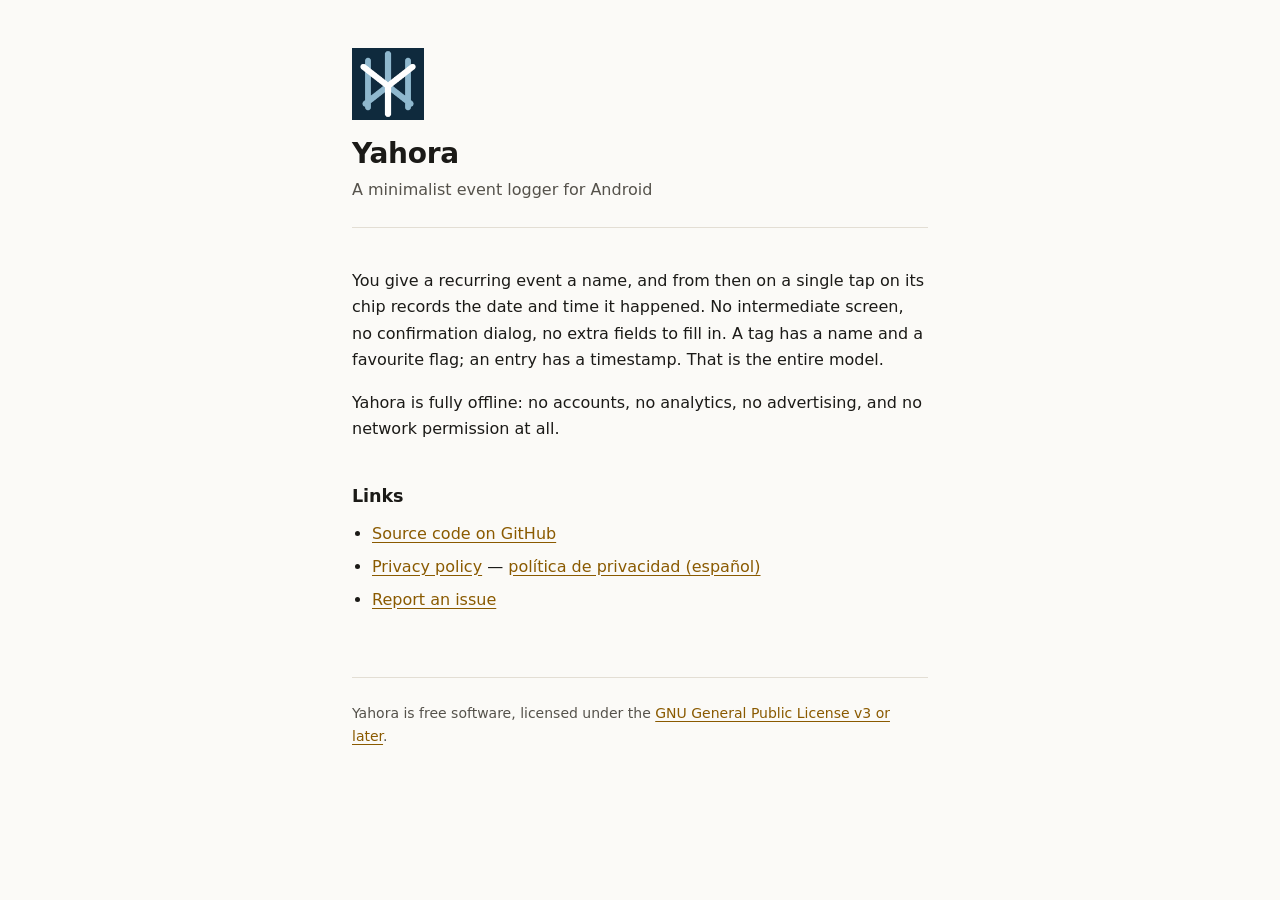
<file: docs/index.html>
<!DOCTYPE html>
<html lang="en">
<head>
<meta charset="utf-8">
<meta name="viewport" content="width=device-width, initial-scale=1">
<title>Yahora</title>
<meta name="description" content="Yahora — a minimalist event logger for Android. One tap on a tag records a timestamp. Fully offline, free software.">
<link rel="stylesheet" href="style.css">
</head>
<body>

<header class="masthead">
  <img src="icon.png" alt="Yahora" width="72" height="72">
  <h1>Yahora</h1>
  <p class="subtitle">A minimalist event logger for Android</p>
</header>

<main>

<p>You give a recurring event a name, and from then on a single tap on its chip
records the date and time it happened. No intermediate screen, no confirmation
dialog, no extra fields to fill in. A tag has a name and a favourite flag; an
entry has a timestamp. That is the entire model.</p>

<p>Yahora is fully offline: no accounts, no analytics, no advertising, and no
network permission at all.</p>

<h2>Links</h2>

<ul>
  <li><a href="https://github.com/podxboq/yahora" rel="noopener">Source code on GitHub</a></li>
  <li><a href="privacy.html">Privacy policy</a> — <a href="privacidad.html" hreflang="es">política de privacidad (español)</a></li>
  <li><a href="https://github.com/podxboq/yahora/issues" rel="noopener">Report an issue</a></li>
</ul>

</main>

<footer>
  <p>Yahora is free software, licensed under the
  <a href="https://www.gnu.org/licenses/gpl-3.0.html" rel="noopener">GNU General
  Public License v3 or later</a>.</p>
</footer>

</body>
</html>
</file>
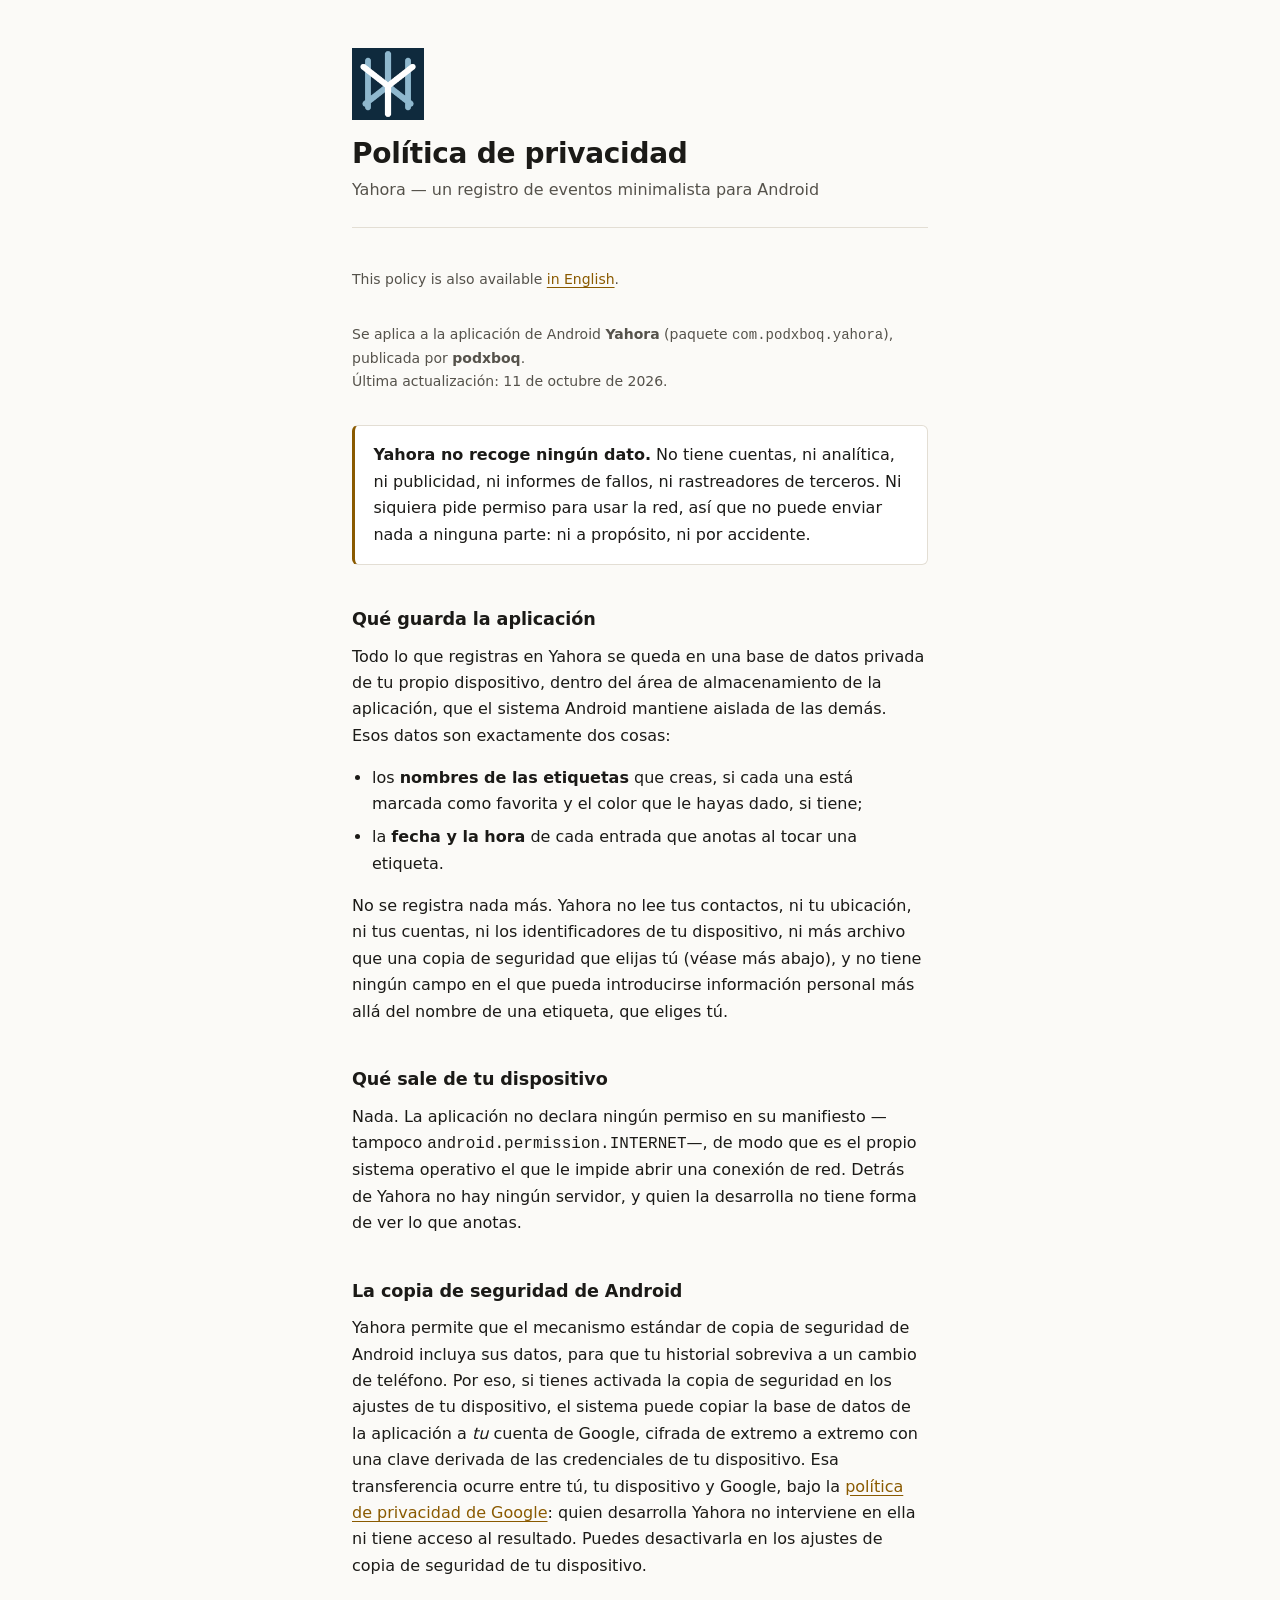
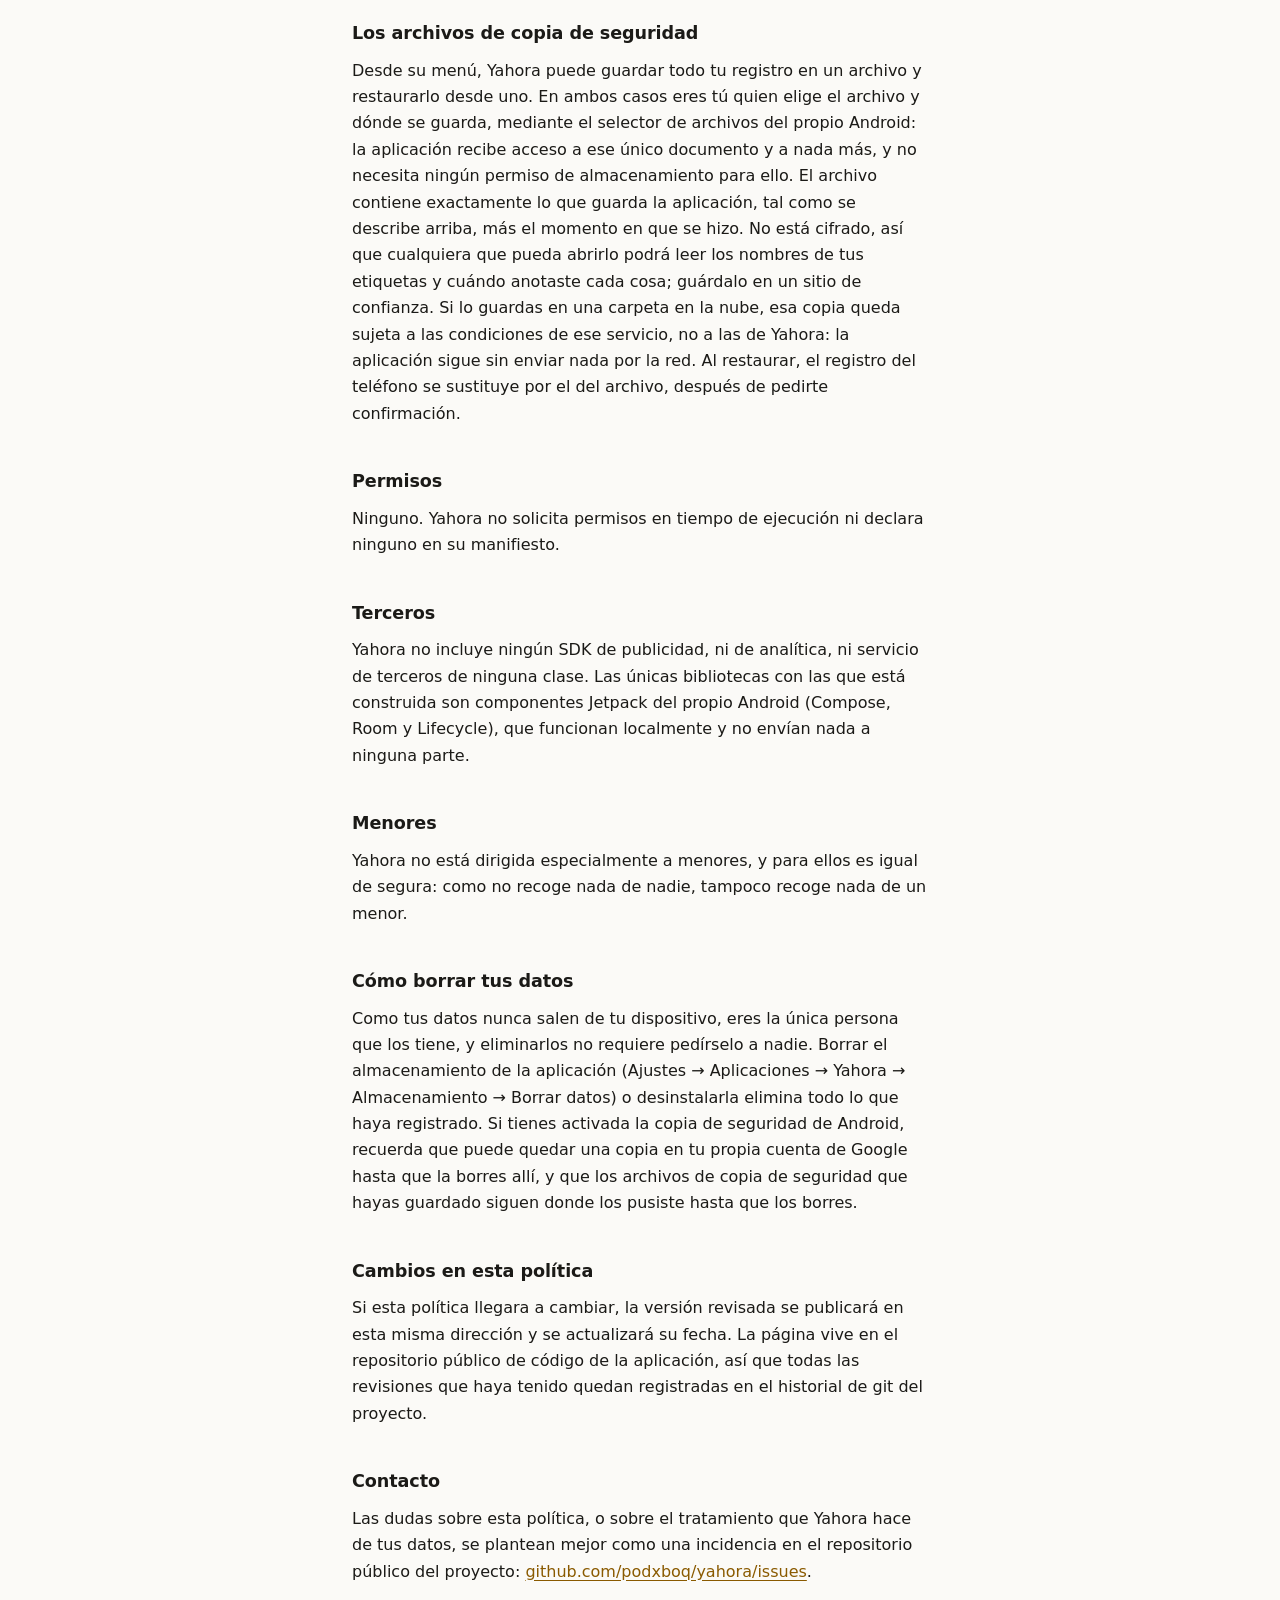
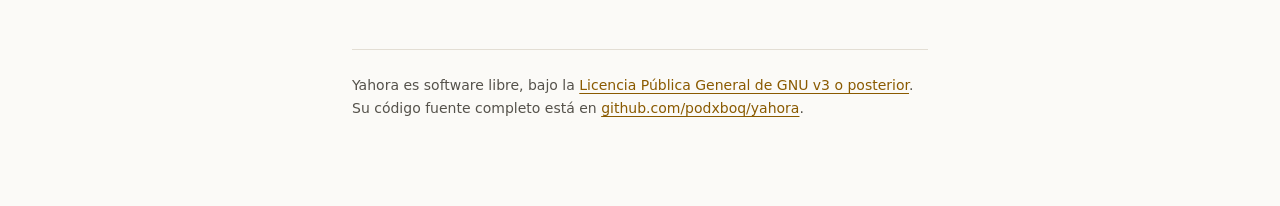
<file: docs/privacidad.html>
<!DOCTYPE html>
<html lang="es">
<head>
<meta charset="utf-8">
<meta name="viewport" content="width=device-width, initial-scale=1">
<title>Política de privacidad — Yahora</title>
<meta name="description" content="Política de privacidad de Yahora, un registro de eventos minimalista y sin conexión para Android. Yahora no recoge ningún dato.">
<link rel="stylesheet" href="style.css">
</head>
<body>

<header class="masthead">
  <img src="icon.png" alt="" width="72" height="72">
  <h1>Política de privacidad</h1>
  <p class="subtitle">Yahora — un registro de eventos minimalista para Android</p>
</header>

<main>

<p class="lang">This policy is also available <a href="privacy.html" hreflang="en">in English</a>.</p>

<p class="meta">
  Se aplica a la aplicación de Android <strong>Yahora</strong>
  (paquete <code>com.podxboq.yahora</code>), publicada por <strong>podxboq</strong>.<br>
  Última actualización: 11 de octubre de 2026.
</p>

<div class="callout">
  <p><strong>Yahora no recoge ningún dato.</strong> No tiene cuentas, ni
  analítica, ni publicidad, ni informes de fallos, ni rastreadores de terceros.
  Ni siquiera pide permiso para usar la red, así que no puede enviar nada a
  ninguna parte: ni a propósito, ni por accidente.</p>
</div>

<h2>Qué guarda la aplicación</h2>

<p>Todo lo que registras en Yahora se queda en una base de datos privada de tu
propio dispositivo, dentro del área de almacenamiento de la aplicación, que el
sistema Android mantiene aislada de las demás. Esos datos son exactamente dos
cosas:</p>

<ul>
  <li>los <strong>nombres de las etiquetas</strong> que creas, si cada una está
  marcada como favorita y el color que le hayas dado, si tiene;</li>
  <li>la <strong>fecha y la hora</strong> de cada entrada que anotas al tocar una
  etiqueta.</li>
</ul>

<p>No se registra nada más. Yahora no lee tus contactos, ni tu ubicación, ni tus
cuentas, ni los identificadores de tu dispositivo, ni más archivo que una copia
de seguridad que elijas tú (véase más abajo), y no tiene
ningún campo en el que pueda introducirse información personal más allá del
nombre de una etiqueta, que eliges tú.</p>

<h2>Qué sale de tu dispositivo</h2>

<p>Nada. La aplicación no declara ningún permiso en su manifiesto —tampoco
<code>android.permission.INTERNET</code>—, de modo que es el propio sistema
operativo el que le impide abrir una conexión de red. Detrás de Yahora no hay
ningún servidor, y quien la desarrolla no tiene forma de ver lo que anotas.</p>

<h2>La copia de seguridad de Android</h2>

<p>Yahora permite que el mecanismo estándar de copia de seguridad de Android
incluya sus datos, para que tu historial sobreviva a un cambio de teléfono. Por
eso, si tienes activada la copia de seguridad en los ajustes de tu dispositivo,
el sistema puede copiar la base de datos de la aplicación a <em>tu</em> cuenta de
Google, cifrada de extremo a extremo con una clave derivada de las credenciales
de tu dispositivo. Esa transferencia ocurre entre tú, tu dispositivo y Google,
bajo la <a href="https://policies.google.com/privacy" rel="noopener">política de
privacidad de Google</a>: quien desarrolla Yahora no interviene en ella ni tiene
acceso al resultado. Puedes desactivarla en los ajustes de copia de seguridad de
tu dispositivo.</p>

<h2>Los archivos de copia de seguridad</h2>

<p>Desde su menú, Yahora puede guardar todo tu registro en un archivo y
restaurarlo desde uno. En ambos casos eres tú quien elige el archivo y dónde se
guarda, mediante el selector de archivos del propio Android: la aplicación
recibe acceso a ese único documento y a nada más, y no necesita ningún permiso
de almacenamiento para ello. El archivo contiene exactamente lo que guarda la
aplicación, tal como se describe arriba, más el momento en que se hizo. No está
cifrado, así que cualquiera que pueda abrirlo podrá leer los nombres de tus
etiquetas y cuándo anotaste cada cosa; guárdalo en un sitio de confianza. Si lo
guardas en una carpeta en la nube, esa copia queda sujeta a las condiciones de
ese servicio, no a las de Yahora: la aplicación sigue sin enviar nada por la
red. Al restaurar, el registro del teléfono se sustituye por el del archivo,
después de pedirte confirmación.</p>

<h2>Permisos</h2>

<p>Ninguno. Yahora no solicita permisos en tiempo de ejecución ni declara
ninguno en su manifiesto.</p>

<h2>Terceros</h2>

<p>Yahora no incluye ningún SDK de publicidad, ni de analítica, ni servicio de
terceros de ninguna clase. Las únicas bibliotecas con las que está construida
son componentes Jetpack del propio Android (Compose, Room y Lifecycle), que
funcionan localmente y no envían nada a ninguna parte.</p>

<h2>Menores</h2>

<p>Yahora no está dirigida especialmente a menores, y para ellos es igual de
segura: como no recoge nada de nadie, tampoco recoge nada de un menor.</p>

<h2>Cómo borrar tus datos</h2>

<p>Como tus datos nunca salen de tu dispositivo, eres la única persona que los
tiene, y eliminarlos no requiere pedírselo a nadie. Borrar el almacenamiento de
la aplicación (Ajustes → Aplicaciones → Yahora → Almacenamiento → Borrar datos) o
desinstalarla elimina todo lo que haya registrado. Si tienes activada la copia de
seguridad de Android, recuerda que puede quedar una copia en tu propia cuenta de
Google hasta que la borres allí, y que los archivos de copia de seguridad que
hayas guardado siguen donde los pusiste hasta que los borres.</p>

<h2>Cambios en esta política</h2>

<p>Si esta política llegara a cambiar, la versión revisada se publicará en esta
misma dirección y se actualizará su fecha. La página vive en el repositorio
público de código de la aplicación, así que todas las revisiones que haya tenido
quedan registradas en el historial de git del proyecto.</p>

<h2>Contacto</h2>

<p>Las dudas sobre esta política, o sobre el tratamiento que Yahora hace de tus
datos, se plantean mejor como una incidencia en el repositorio público del
proyecto:
<a href="https://github.com/podxboq/yahora/issues" rel="noopener">github.com/podxboq/yahora/issues</a>.</p>

</main>

<footer>
  <p>Yahora es software libre, bajo la
  <a href="https://www.gnu.org/licenses/gpl-3.0.html" rel="noopener">Licencia
  Pública General de GNU v3 o posterior</a>. Su código fuente completo está en
  <a href="https://github.com/podxboq/yahora" rel="noopener">github.com/podxboq/yahora</a>.</p>
</footer>

</body>
</html>
</file>
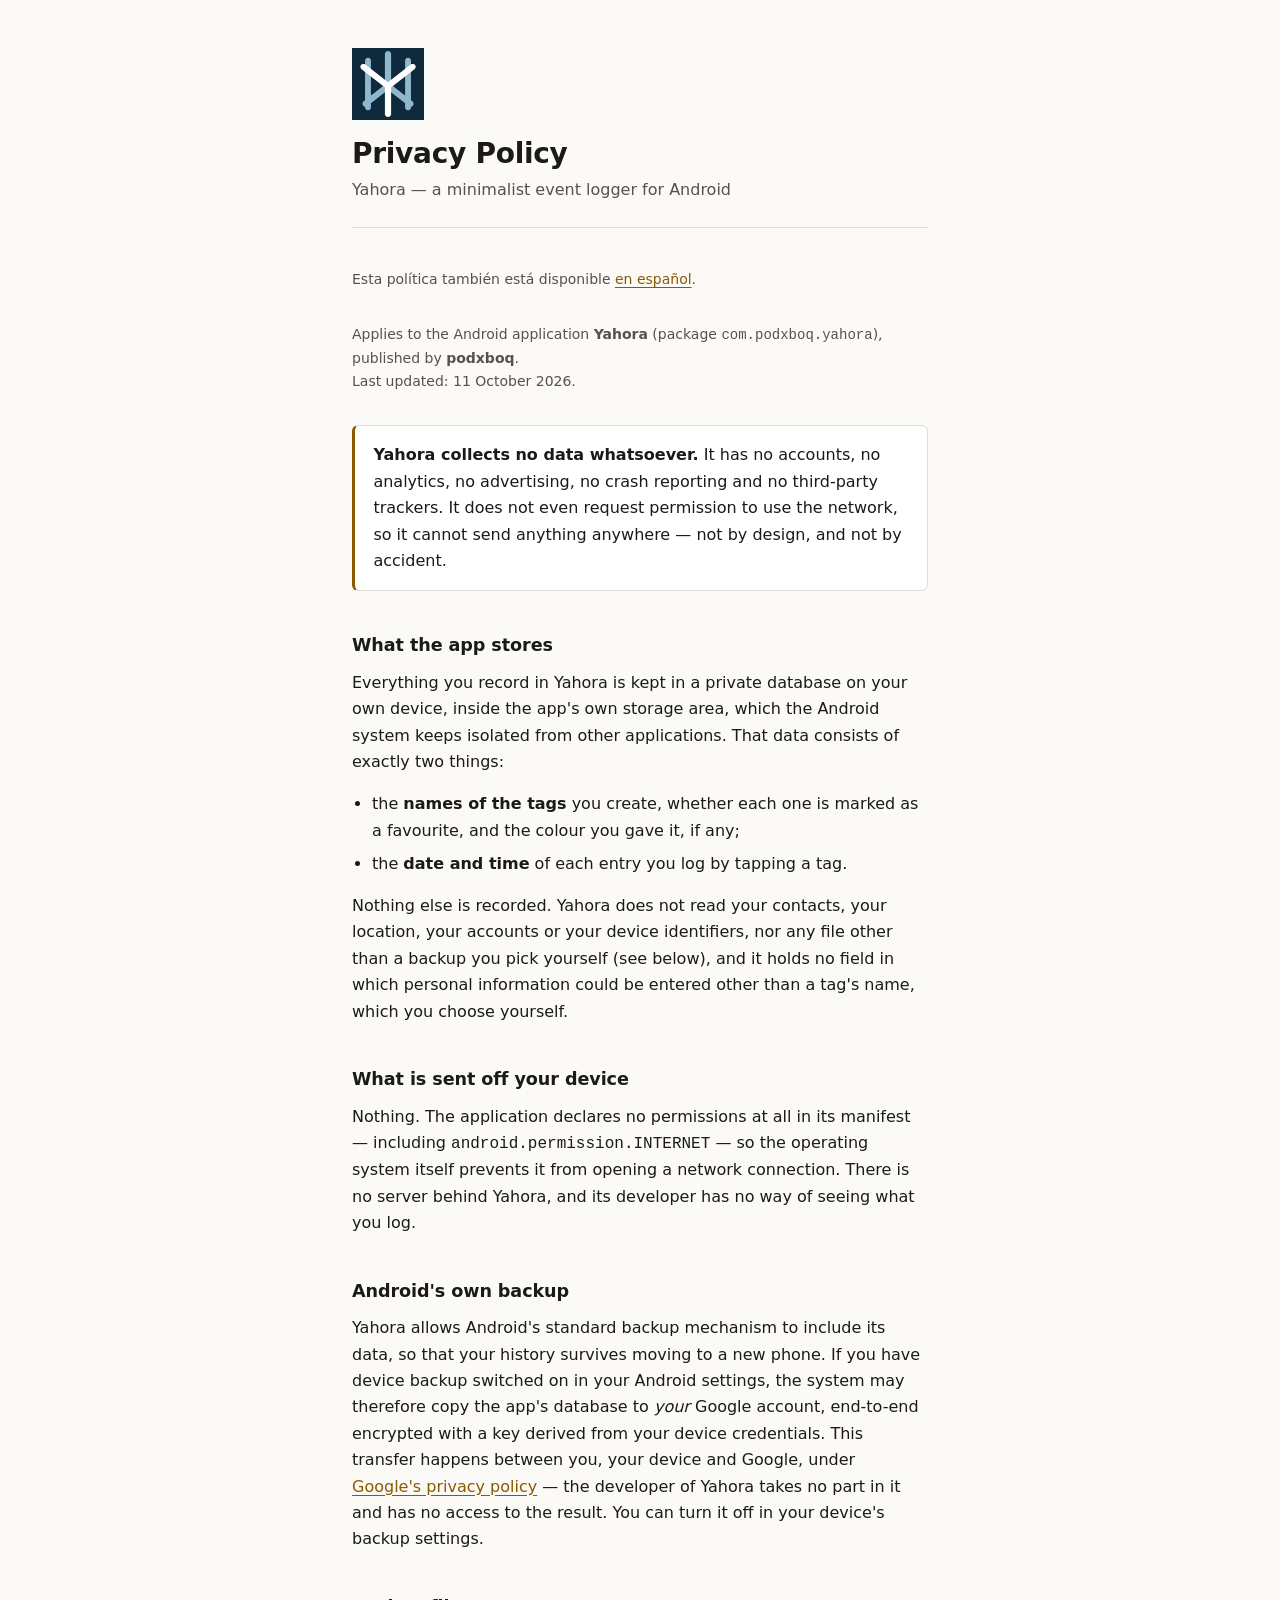
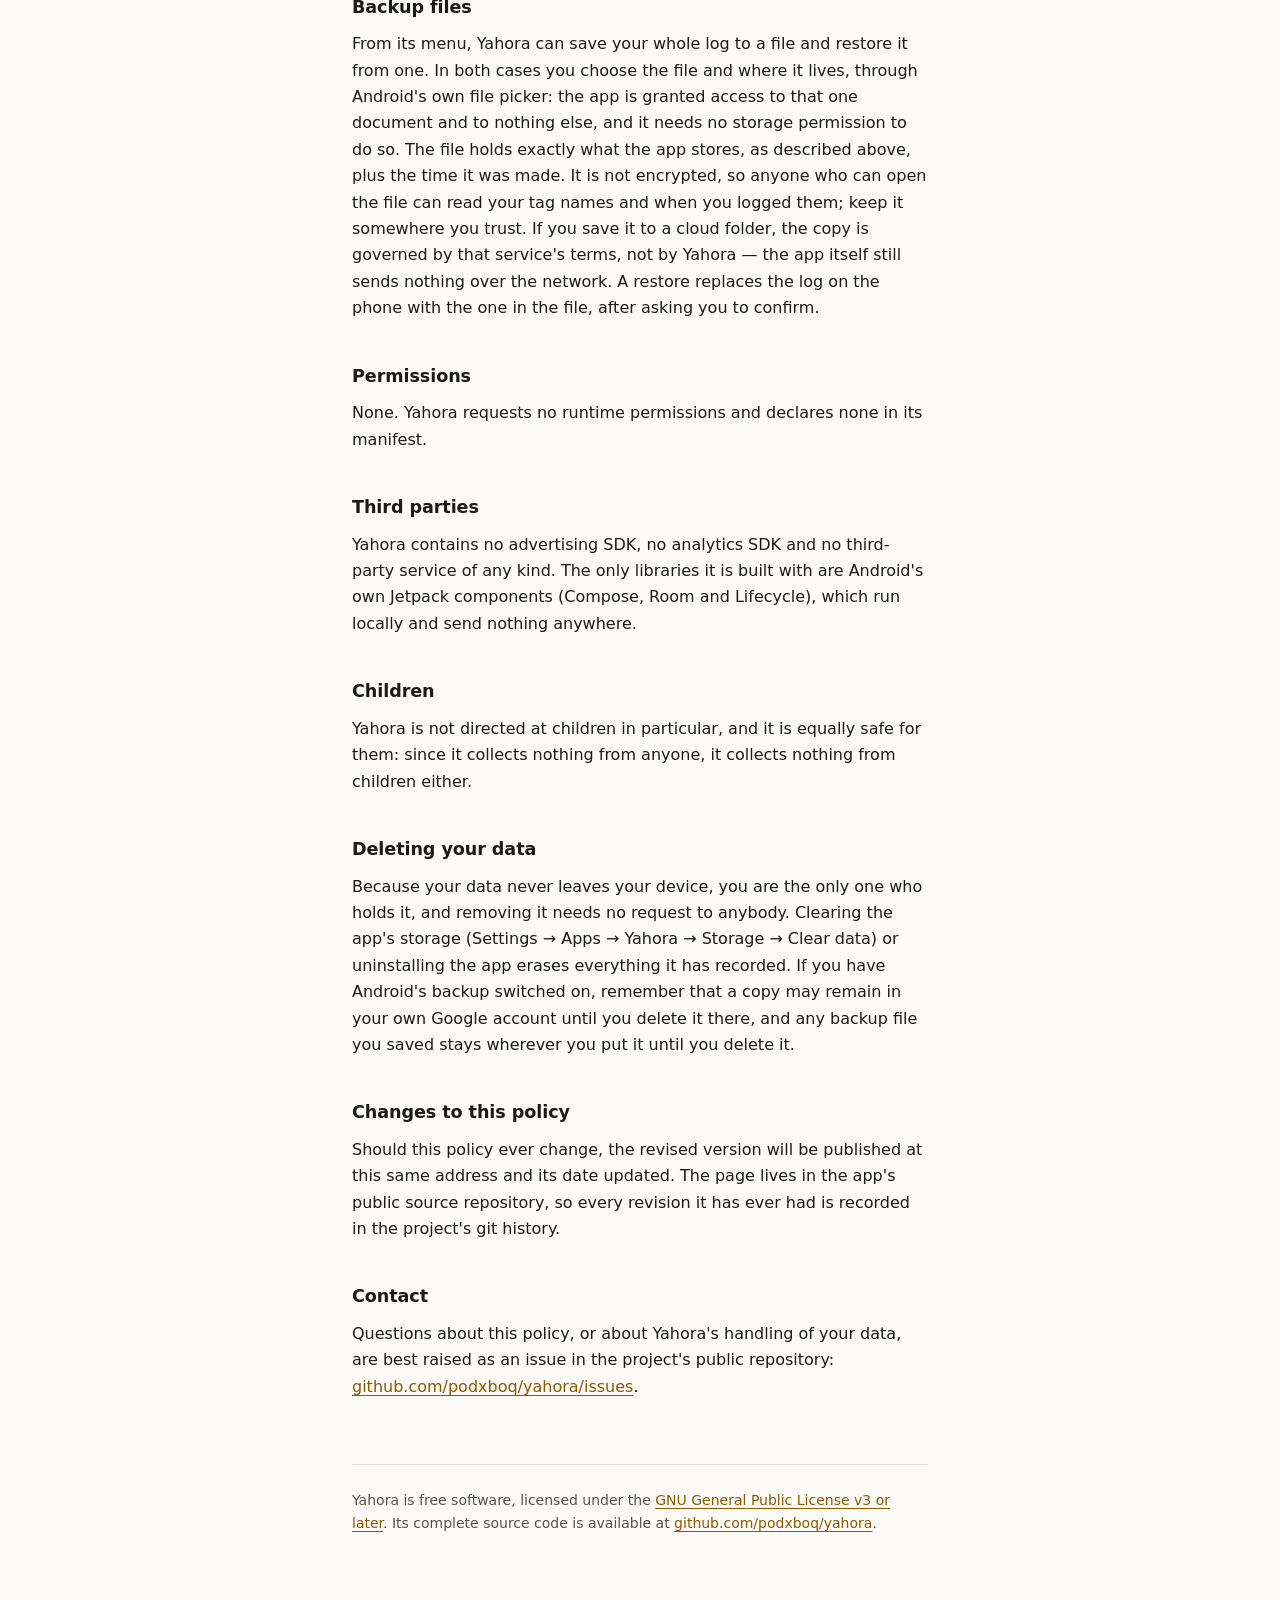
<file: docs/privacy.html>
<!DOCTYPE html>
<html lang="en">
<head>
<meta charset="utf-8">
<meta name="viewport" content="width=device-width, initial-scale=1">
<title>Privacy Policy — Yahora</title>
<meta name="description" content="Privacy policy for Yahora, a minimalist offline event logger for Android. Yahora collects no data at all.">
<link rel="stylesheet" href="style.css">
</head>
<body>

<header class="masthead">
  <img src="icon.png" alt="" width="72" height="72">
  <h1>Privacy Policy</h1>
  <p class="subtitle">Yahora — a minimalist event logger for Android</p>
</header>

<main>

<p class="lang">Esta política también está disponible <a href="privacidad.html" hreflang="es">en español</a>.</p>

<p class="meta">
  Applies to the Android application <strong>Yahora</strong>
  (package <code>com.podxboq.yahora</code>), published by <strong>podxboq</strong>.<br>
  Last updated: 11 October 2026.
</p>

<div class="callout">
  <p><strong>Yahora collects no data whatsoever.</strong> It has no accounts, no
  analytics, no advertising, no crash reporting and no third-party trackers. It
  does not even request permission to use the network, so it cannot send
  anything anywhere — not by design, and not by accident.</p>
</div>

<h2>What the app stores</h2>

<p>Everything you record in Yahora is kept in a private database on your own
device, inside the app's own storage area, which the Android system keeps
isolated from other applications. That data consists of exactly two things:</p>

<ul>
  <li>the <strong>names of the tags</strong> you create, whether each one is
  marked as a favourite, and the colour you gave it, if any;</li>
  <li>the <strong>date and time</strong> of each entry you log by tapping a tag.</li>
</ul>

<p>Nothing else is recorded. Yahora does not read your contacts, your location,
your accounts or your device identifiers, nor any file other than a backup you
pick yourself (see below), and it holds no field in
which personal information could be entered other than a tag's name, which you
choose yourself.</p>

<h2>What is sent off your device</h2>

<p>Nothing. The application declares no permissions at all in its manifest —
including <code>android.permission.INTERNET</code> — so the operating system
itself prevents it from opening a network connection. There is no server behind
Yahora, and its developer has no way of seeing what you log.</p>

<h2>Android's own backup</h2>

<p>Yahora allows Android's standard backup mechanism to include its data, so
that your history survives moving to a new phone. If you have device backup
switched on in your Android settings, the system may therefore copy the app's
database to <em>your</em> Google account, end-to-end encrypted with a key
derived from your device credentials. This transfer happens between you, your
device and Google, under
<a href="https://policies.google.com/privacy" rel="noopener">Google's privacy
policy</a> — the developer of Yahora takes no part in it and has no access to
the result. You can turn it off in your device's backup settings.</p>

<h2>Backup files</h2>

<p>From its menu, Yahora can save your whole log to a file and restore it from
one. In both cases you choose the file and where it lives, through Android's own
file picker: the app is granted access to that one document and to nothing else,
and it needs no storage permission to do so. The file holds exactly what the app
stores, as described above, plus the time it was made. It is not encrypted, so
anyone who can open the file can read your tag names and when you logged them;
keep it somewhere you trust. If you save it to a cloud folder, the copy is
governed by that service's terms, not by Yahora — the app itself still sends
nothing over the network. A restore replaces the log on the phone with the one
in the file, after asking you to confirm.</p>

<h2>Permissions</h2>

<p>None. Yahora requests no runtime permissions and declares none in its
manifest.</p>

<h2>Third parties</h2>

<p>Yahora contains no advertising SDK, no analytics SDK and no third-party
service of any kind. The only libraries it is built with are Android's own
Jetpack components (Compose, Room and Lifecycle), which run locally and send
nothing anywhere.</p>

<h2>Children</h2>

<p>Yahora is not directed at children in particular, and it is equally safe for
them: since it collects nothing from anyone, it collects nothing from children
either.</p>

<h2>Deleting your data</h2>

<p>Because your data never leaves your device, you are the only one who holds
it, and removing it needs no request to anybody. Clearing the app's storage
(Settings → Apps → Yahora → Storage → Clear data) or uninstalling the app
erases everything it has recorded. If you have Android's backup switched on,
remember that a copy may remain in your own Google account until you delete it
there, and any backup file you saved stays wherever you put it until you delete
it.</p>

<h2>Changes to this policy</h2>

<p>Should this policy ever change, the revised version will be published at this
same address and its date updated. The page lives in the app's public source
repository, so every revision it has ever had is recorded in the project's git
history.</p>

<h2>Contact</h2>

<p>Questions about this policy, or about Yahora's handling of your data, are
best raised as an issue in the project's public repository:
<a href="https://github.com/podxboq/yahora/issues" rel="noopener">github.com/podxboq/yahora/issues</a>.</p>

</main>

<footer>
  <p>Yahora is free software, licensed under the
  <a href="https://www.gnu.org/licenses/gpl-3.0.html" rel="noopener">GNU General
  Public License v3 or later</a>. Its complete source code is available at
  <a href="https://github.com/podxboq/yahora" rel="noopener">github.com/podxboq/yahora</a>.</p>
</footer>

</body>
</html>
</file>
<file: docs/style.css>
/* Yahora project pages — Copyright (C) 2026 podxboq. GPL-3.0-or-later. */

:root {
  --bg: #fbfaf7;
  --surface: #ffffff;
  --ink: #1b1a17;
  --ink-soft: #55524b;
  --rule: #e3ded4;
  --accent: #8a5a00;
  --measure: 36rem;
}

@media (prefers-color-scheme: dark) {
  :root {
    --bg: #14130f;
    --surface: #1c1b17;
    --ink: #eeeae1;
    --ink-soft: #b0aa9d;
    --rule: #33302a;
    --accent: #e0a83c;
  }
}

* { box-sizing: border-box; }

body {
  margin: 0;
  padding: 3rem 1.25rem 5rem;
  background: var(--bg);
  color: var(--ink);
  font: 400 1rem/1.65 system-ui, -apple-system, "Segoe UI", Roboto, sans-serif;
  -webkit-text-size-adjust: 100%;
}

main { max-width: var(--measure); margin: 0 auto; }

header.masthead {
  max-width: var(--measure);
  margin: 0 auto 2.5rem;
  padding-bottom: 1.5rem;
  border-bottom: 1px solid var(--rule);
}

header.masthead img { width: 72px; height: 72px; display: block; margin-bottom: 1rem; }

h1 { font-size: 1.75rem; line-height: 1.25; margin: 0 0 .35rem; letter-spacing: -.01em; }
h2 { font-size: 1.1rem; margin: 2.5rem 0 .6rem; letter-spacing: -.005em; }

p, ul { margin: 0 0 1rem; }
ul { padding-left: 1.25rem; }
li { margin-bottom: .4rem; }

a { color: var(--accent); text-underline-offset: .18em; }
a:hover { text-decoration-thickness: 2px; }

.subtitle { color: var(--ink-soft); margin: 0; }

.meta {
  color: var(--ink-soft);
  font-size: .875rem;
  margin: 0 0 2rem;
}

.callout {
  background: var(--surface);
  border: 1px solid var(--rule);
  border-left: 3px solid var(--accent);
  border-radius: 6px;
  padding: 1rem 1.15rem;
  margin: 0 0 1rem;
}

.callout p:last-child { margin-bottom: 0; }

.lang {
  font-size: .875rem;
  color: var(--ink-soft);
  margin: 0 0 2rem;
}

footer {
  max-width: var(--measure);
  margin: 4rem auto 0;
  padding-top: 1.5rem;
  border-top: 1px solid var(--rule);
  color: var(--ink-soft);
  font-size: .875rem;
}

footer p { margin: 0 0 .5rem; }
</file>
